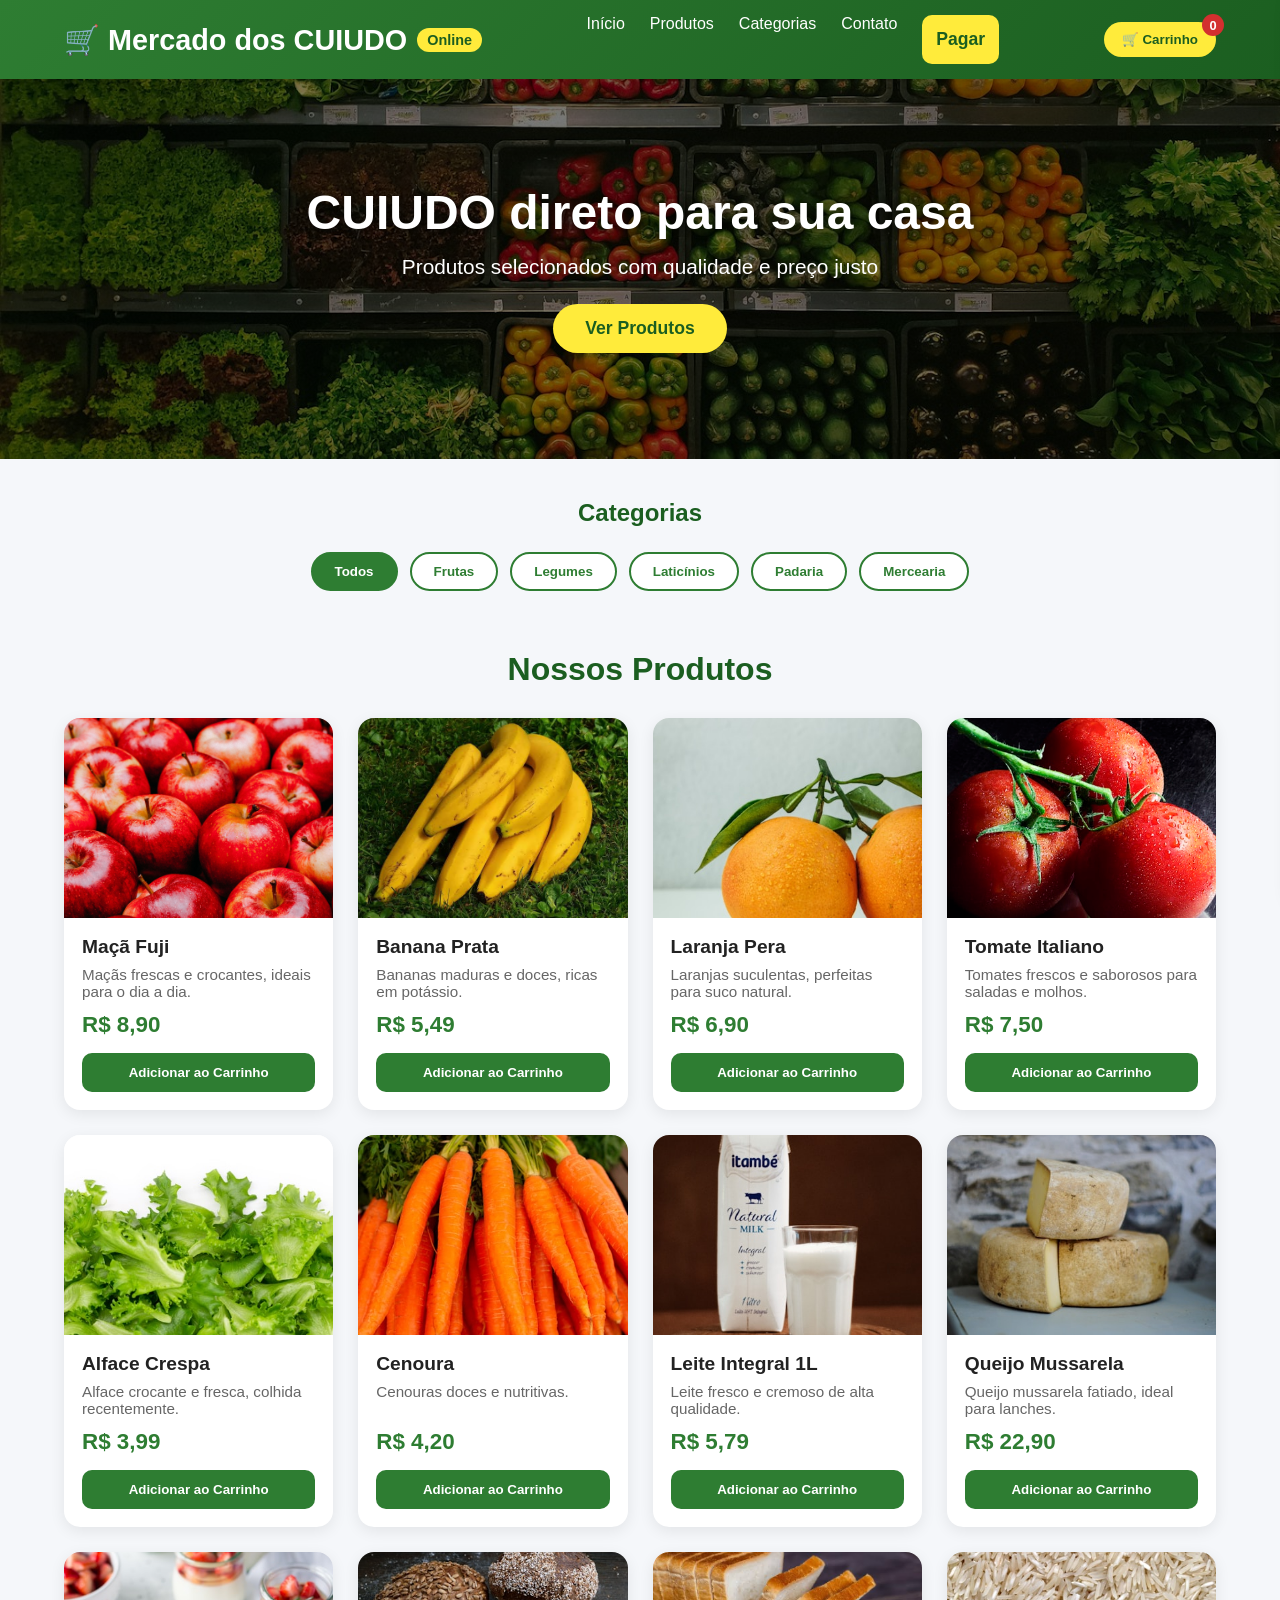
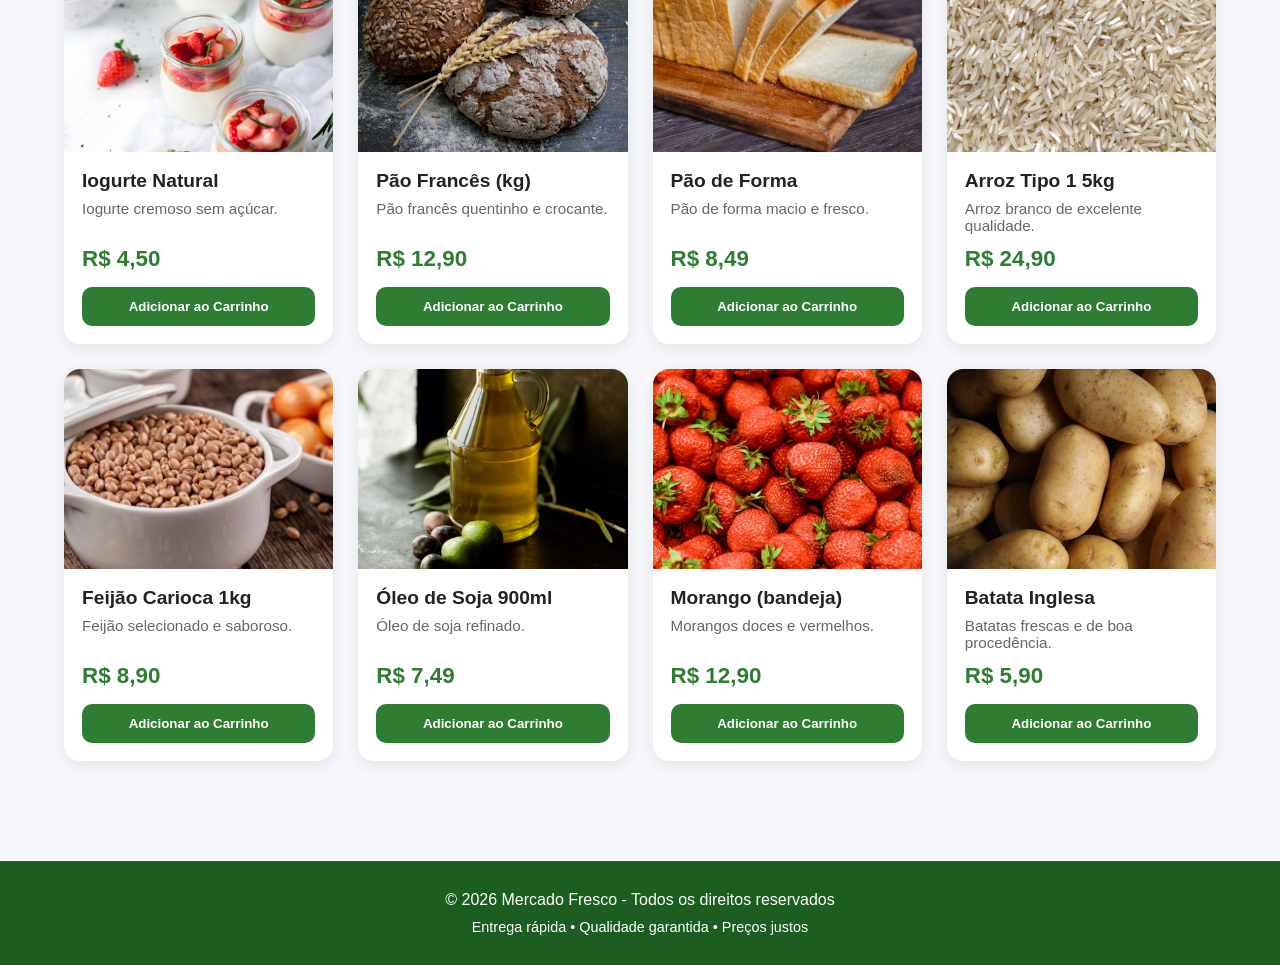
<file: mercado-fresco (1)/index.html>
<!DOCTYPE html>
<html lang="pt-BR">
<head>
  <meta charset="UTF-8">
  <meta name="viewport" content="width=device-width, initial-scale=1.0">
  <title>Mercado dos CUIUDO MAX - Supermercado INSANOS</title>
  <link rel="stylesheet" href="styles.css">
</head>
<body>

  <!-- Header -->
  <header>
    <div class="logo">
      🛒 Mercado dos CUIUDO <span>Online</span>
    </div>
    <nav>
      <a href="#home">Início</a>
      <a href="#produtos">Produtos</a>
      <a href="#categorias">Categorias</a>
      <a href="#contato">Contato</a>
      <a href="pagamento.html" class="checkout-btn" style="display:block; text-align:center; text-decoration:none;">
        Pagar
      </a>
    </nav>
    <button class="cart-btn" onclick="toggleCart()">
      🛒 Carrinho
      <span class="cart-count" id="cart-count">0</span>
    </button>
  </header>

  <!-- Hero -->
  <section class="hero" id="home">
    <div class="hero-content">
      <h1>CUIUDO direto para sua casa</h1>
      <p>Produtos selecionados com qualidade e preço justo</p>
      <button class="btn-primary" onclick="document.getElementById('produtos').scrollIntoView({behavior:'smooth'})">
        Ver Produtos
      </button>
    </div>
  </section>

  <!-- Categorias -->
  <section class="categories" id="categorias">
    <h2>Categorias</h2>
    <div class="cat-buttons">
      <button class="cat-btn active" onclick="filterProducts('todos')">Todos</button>
      <button class="cat-btn" onclick="filterProducts('frutas')">Frutas</button>
      <button class="cat-btn" onclick="filterProducts('legumes')">Legumes</button>
      <button class="cat-btn" onclick="filterProducts('laticinios')">Laticínios</button>
      <button class="cat-btn" onclick="filterProducts('padaria')">Padaria</button>
      <button class="cat-btn" onclick="filterProducts('mercearia')">Mercearia</button>
    </div>
  </section>

  <!-- Produtos -->
  <section class="products" id="produtos">
    <h2>Nossos Produtos</h2>
    <div class="product-grid" id="product-grid">
      <!-- Produtos serão inseridos via JavaScript -->
    </div>
  </section>

  <!-- Carrinho -->
  <div class="overlay" id="overlay" onclick="toggleCart()"></div>
  <div class="cart-sidebar" id="cart-sidebar">
    <div class="cart-header">
      <h3>Seu Carrinho</h3>
      <button class="close-cart" onclick="toggleCart()">×</button>
    </div>
    <div class="cart-items" id="cart-items">
      <p style="text-align:center; color:#999; margin-top:50px;">Seu carrinho está vazio</p>
    </div>
    <div class="cart-footer">
      <div class="total">
        <span>Total:</span>
        <span id="cart-total">R$ 0,00</span>
      </div>
      <button class="checkout-btn" onclick="checkout()">Finalizar Compra</button>
    </div>
  </div>

  <!-- Footer -->
  <footer id="contato">
    <p>© 2026 Mercado Fresco - Todos os direitos reservados</p>
    <p style="margin-top:10px; font-size:0.9rem;">Entrega rápida • Qualidade garantida • Preços justos</p>
  </footer>

  <script src="script.js"></script>
</body>
</html>
</file>
<file: mercado-fresco (1)/styles.css>
* {
  margin: 0;
  padding: 0;
  box-sizing: border-box;
  font-family: 'Segoe UI', Tahoma, Geneva, Verdana, sans-serif;
}

body {
  background-color: #f5f7fa;
  color: #333;
}

/* Header */
header {
  background: linear-gradient(135deg, #2e7d32, #1b5e20);
  color: white;
  padding: 15px 5%;
  display: flex;
  justify-content: space-between;
  align-items: center;
  position: sticky;
  top: 0;
  z-index: 100;
  box-shadow: 0 2px 10px rgba(0,0,0,0.2);
}

.logo {
  font-size: 1.8rem;
  font-weight: bold;
  display: flex;
  align-items: center;
  gap: 10px;
}

.logo span {
  background: #ffeb3b;
  color: #1b5e20;
  padding: 4px 10px;
  border-radius: 20px;
  font-size: 0.9rem;
}

nav {
  display: flex;
  gap: 25px;
}

nav a {
  color: white;
  text-decoration: none;
  font-weight: 500;
  transition: 0.3s;
}

nav a:hover {
  color: #ffeb3b;
}

.cart-btn {
  background: #ffeb3b;
  color: #1b5e20;
  border: none;
  padding: 10px 18px;
  border-radius: 30px;
  font-weight: bold;
  cursor: pointer;
  display: flex;
  align-items: center;
  gap: 8px;
  position: relative;
}

.cart-count {
  background: #d32f2f;
  color: white;
  border-radius: 50%;
  width: 22px;
  height: 22px;
  display: flex;
  align-items: center;
  justify-content: center;
  font-size: 0.8rem;
  position: absolute;
  top: -8px;
  right: -8px;
}

/* Hero */
.hero {
  background: linear-gradient(rgba(0,0,0,0.5), rgba(0,0,0,0.5)), 
              url('img/hero.jpg') center/cover;
  height: 380px;
  display: flex;
  align-items: center;
  justify-content: center;
  text-align: center;
  color: white;
}

.hero-content h1 {
  font-size: 3rem;
  margin-bottom: 15px;
  text-shadow: 2px 2px 8px rgba(0,0,0,0.6);
}

.hero-content p {
  font-size: 1.3rem;
  margin-bottom: 25px;
}

.btn-primary {
  background: #ffeb3b;
  color: #1b5e20;
  padding: 14px 32px;
  border: none;
  border-radius: 30px;
  font-size: 1.1rem;
  font-weight: bold;
  cursor: pointer;
  transition: 0.3s;
}

.btn-primary:hover {
  background: #fbc02d;
  transform: scale(1.05);
}

/* Categorias */
.categories {
  padding: 40px 5%;
  text-align: center;
}

.categories h2 {
  margin-bottom: 25px;
  color: #1b5e20;
}

.cat-buttons {
  display: flex;
  flex-wrap: wrap;
  justify-content: center;
  gap: 12px;
}

.cat-btn {
  background: white;
  border: 2px solid #2e7d32;
  color: #2e7d32;
  padding: 10px 22px;
  border-radius: 25px;
  cursor: pointer;
  font-weight: 600;
  transition: 0.3s;
}

.cat-btn:hover, .cat-btn.active {
  background: #2e7d32;
  color: white;
}

/* Produtos */
.products {
  padding: 20px 5% 60px;
}

.products h2 {
  text-align: center;
  margin-bottom: 30px;
  color: #1b5e20;
  font-size: 2rem;
}

.product-grid {
  display: grid;
  grid-template-columns: repeat(auto-fill, minmax(260px, 1fr));
  gap: 25px;
}

.product-card {
  background: white;
  border-radius: 16px;
  overflow: hidden;
  box-shadow: 0 4px 15px rgba(0,0,0,0.08);
  transition: 0.3s;
  display: flex;
  flex-direction: column;
}

.product-card:hover {
  transform: translateY(-8px);
  box-shadow: 0 12px 25px rgba(0,0,0,0.15);
}

.product-img {
  height: 200px;
  width: 100%;
  object-fit: cover;
}

.product-info {
  padding: 18px;
  flex-grow: 1;
  display: flex;
  flex-direction: column;
}

.product-info h3 {
  font-size: 1.2rem;
  margin-bottom: 8px;
  color: #222;
}

.product-info p {
  color: #666;
  font-size: 0.95rem;
  margin-bottom: 12px;
  flex-grow: 1;
}

.price {
  font-size: 1.4rem;
  font-weight: bold;
  color: #2e7d32;
  margin-bottom: 15px;
}

.add-btn {
  background: #2e7d32;
  color: white;
  border: none;
  padding: 12px;
  border-radius: 10px;
  font-weight: 600;
  cursor: pointer;
  transition: 0.3s;
  width: 100%;
}

.add-btn:hover {
  background: #1b5e20;
}

/* Carrinho lateral */
.cart-sidebar {
  position: fixed;
  top: 0;
  right: -400px;
  width: 380px;
  height: 100%;
  background: white;
  box-shadow: -5px 0 20px rgba(0,0,0,0.2);
  transition: 0.4s;
  z-index: 200;
  display: flex;
  flex-direction: column;
}

.cart-sidebar.open {
  right: 0;
}

.cart-header {
  background: #2e7d32;
  color: white;
  padding: 20px;
  display: flex;
  justify-content: space-between;
  align-items: center;
}

.close-cart {
  background: none;
  border: none;
  color: white;
  font-size: 1.8rem;
  cursor: pointer;
}

.cart-items {
  flex-grow: 1;
  overflow-y: auto;
  padding: 20px;
}

.cart-item {
  display: flex;
  gap: 15px;
  margin-bottom: 20px;
  border-bottom: 1px solid #eee;
  padding-bottom: 15px;
}

.cart-item img {
  width: 70px;
  height: 70px;
  object-fit: cover;
  border-radius: 8px;
}

.cart-item-info {
  flex-grow: 1;
}

.cart-item-info h4 {
  font-size: 1rem;
  margin-bottom: 5px;
}

.remove-btn {
  background: #ff5252;
  color: white;
  border: none;
  padding: 4px 10px;
  border-radius: 5px;
  cursor: pointer;
  font-size: 0.8rem;
}

.cart-footer {
  padding: 20px;
  border-top: 2px solid #eee;
}

.total {
  font-size: 1.4rem;
  font-weight: bold;
  margin-bottom: 15px;
  display: flex;
  justify-content: space-between;
}

.checkout-btn {
  background: #ffeb3b;
  color: #1b5e20;
  width: 100%;
  padding: 14px;
  border: none;
  border-radius: 10px;
  font-size: 1.1rem;
  font-weight: bold;
  cursor: pointer;
}

.overlay {
  position: fixed;
  top: 0;
  left: 0;
  width: 100%;
  height: 100%;
  background: rgba(0,0,0,0.5);
  z-index: 150;
  display: none;
}

.overlay.show {
  display: block;
}

/* Footer */
footer {
  background: #1b5e20;
  color: white;
  text-align: center;
  padding: 30px;
  margin-top: 40px;
}

/* Responsivo */
@media (max-width: 768px) {
  nav { 
    display: none; 
  }
  
  .hero-content h1 { 
    font-size: 2.2rem; 
  }
  
  .cart-sidebar { 
    width: 100%; 
    right: -100%; 
  }
}
</file>
